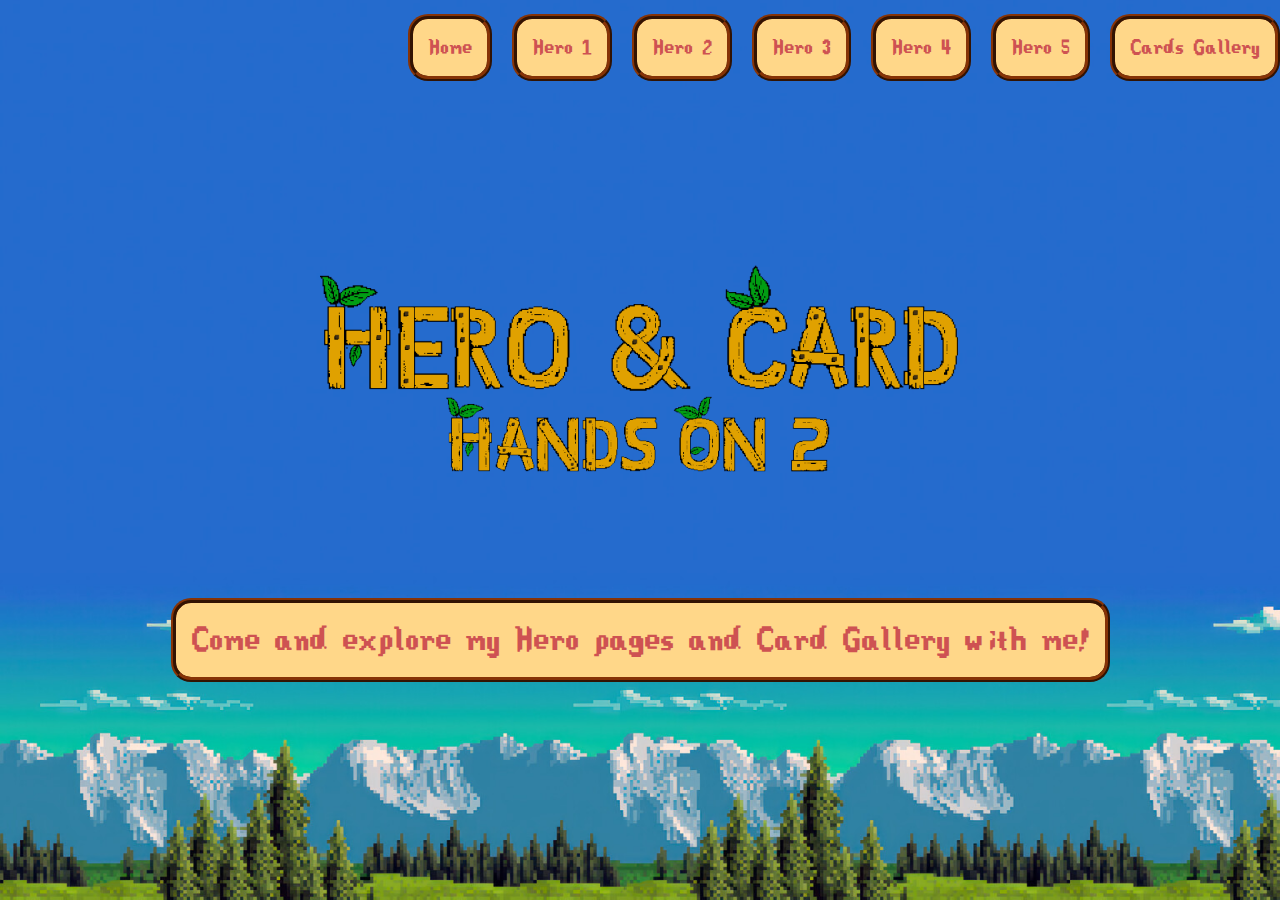
<file: index.html>
<!DOCTYPE html>
<html lang="en">
<head>
    <meta charset="UTF-8">
    <meta name="viewport" content="width=device-width, initial-scale=1.0">
    <title>Home Page</title>
    <link rel="stylesheet" href="./assets/css/style.css">
</head>
<body>
    <div class="navbar">
        <div class="nav-buttons">
            <a href="./index.html">Home</a> <!-- HOME URL  -->
            <a href="./pages/hero-1/index.html">Hero 1</a> <!-- HERO 1 - TREES -->
            <a href="./pages/hero-2/index.html">Hero 2</a> <!-- HERO 2 - STEAM TOP GAMES -->
            <a href="./pages/hero-3/index.html">Hero 3</a> <!-- HERO 3 - MENTAL HEALTH -->
            <a href="./pages/hero-4/index.html">Hero 4</a> <!-- HERO 4 - VALO -->
            <a href="./pages/hero-5/index.html">Hero 5</a> <!-- HERO 5 - CARS -->
            <a href="./pages/card-gallery/index.html">Cards Gallery</a> <!-- CARDS GALLERY -->
        </div>
    </div>
    <div class="hero">
        <img src="./assets/img/hero-and-card.png" alt="Hero and Card Image">
        <div class="explore">
            Come and explore my Hero pages and Card Gallery with me!
        </div>
    </div>
</body>
</html>
</file>
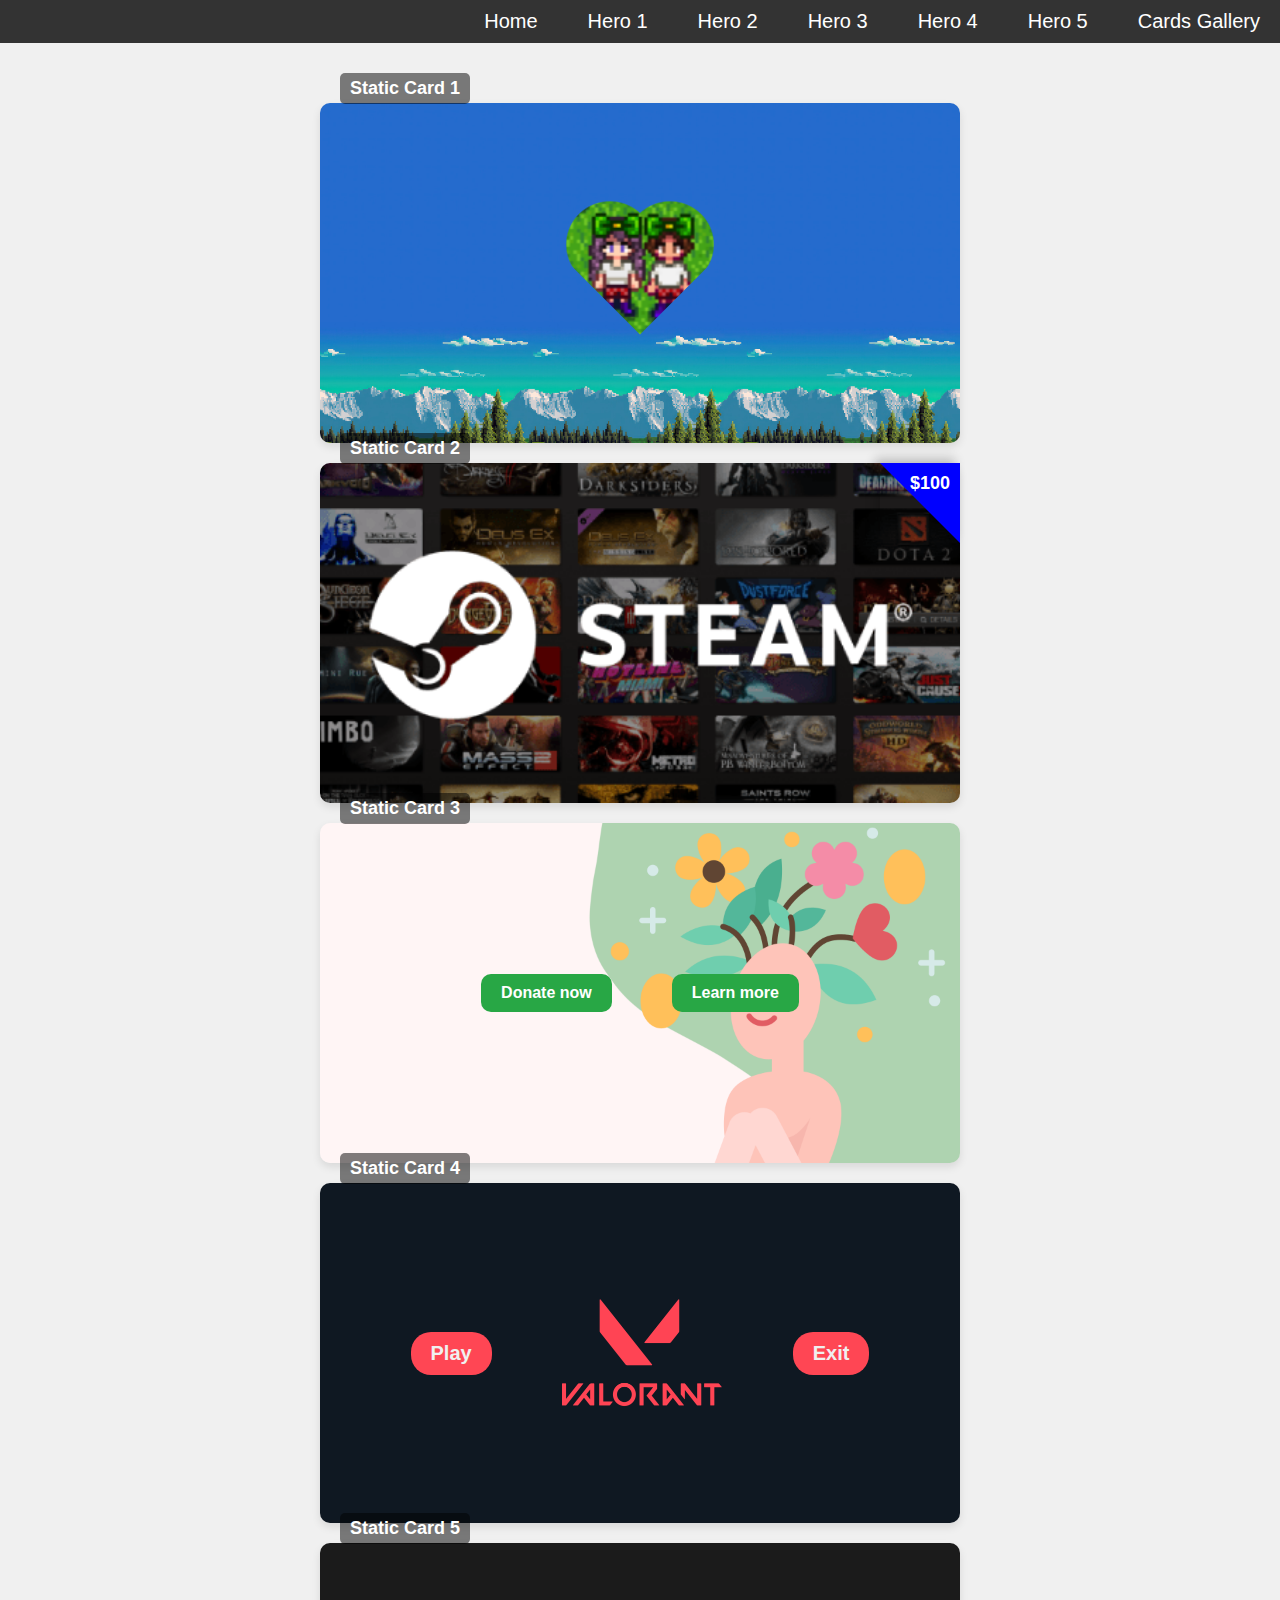
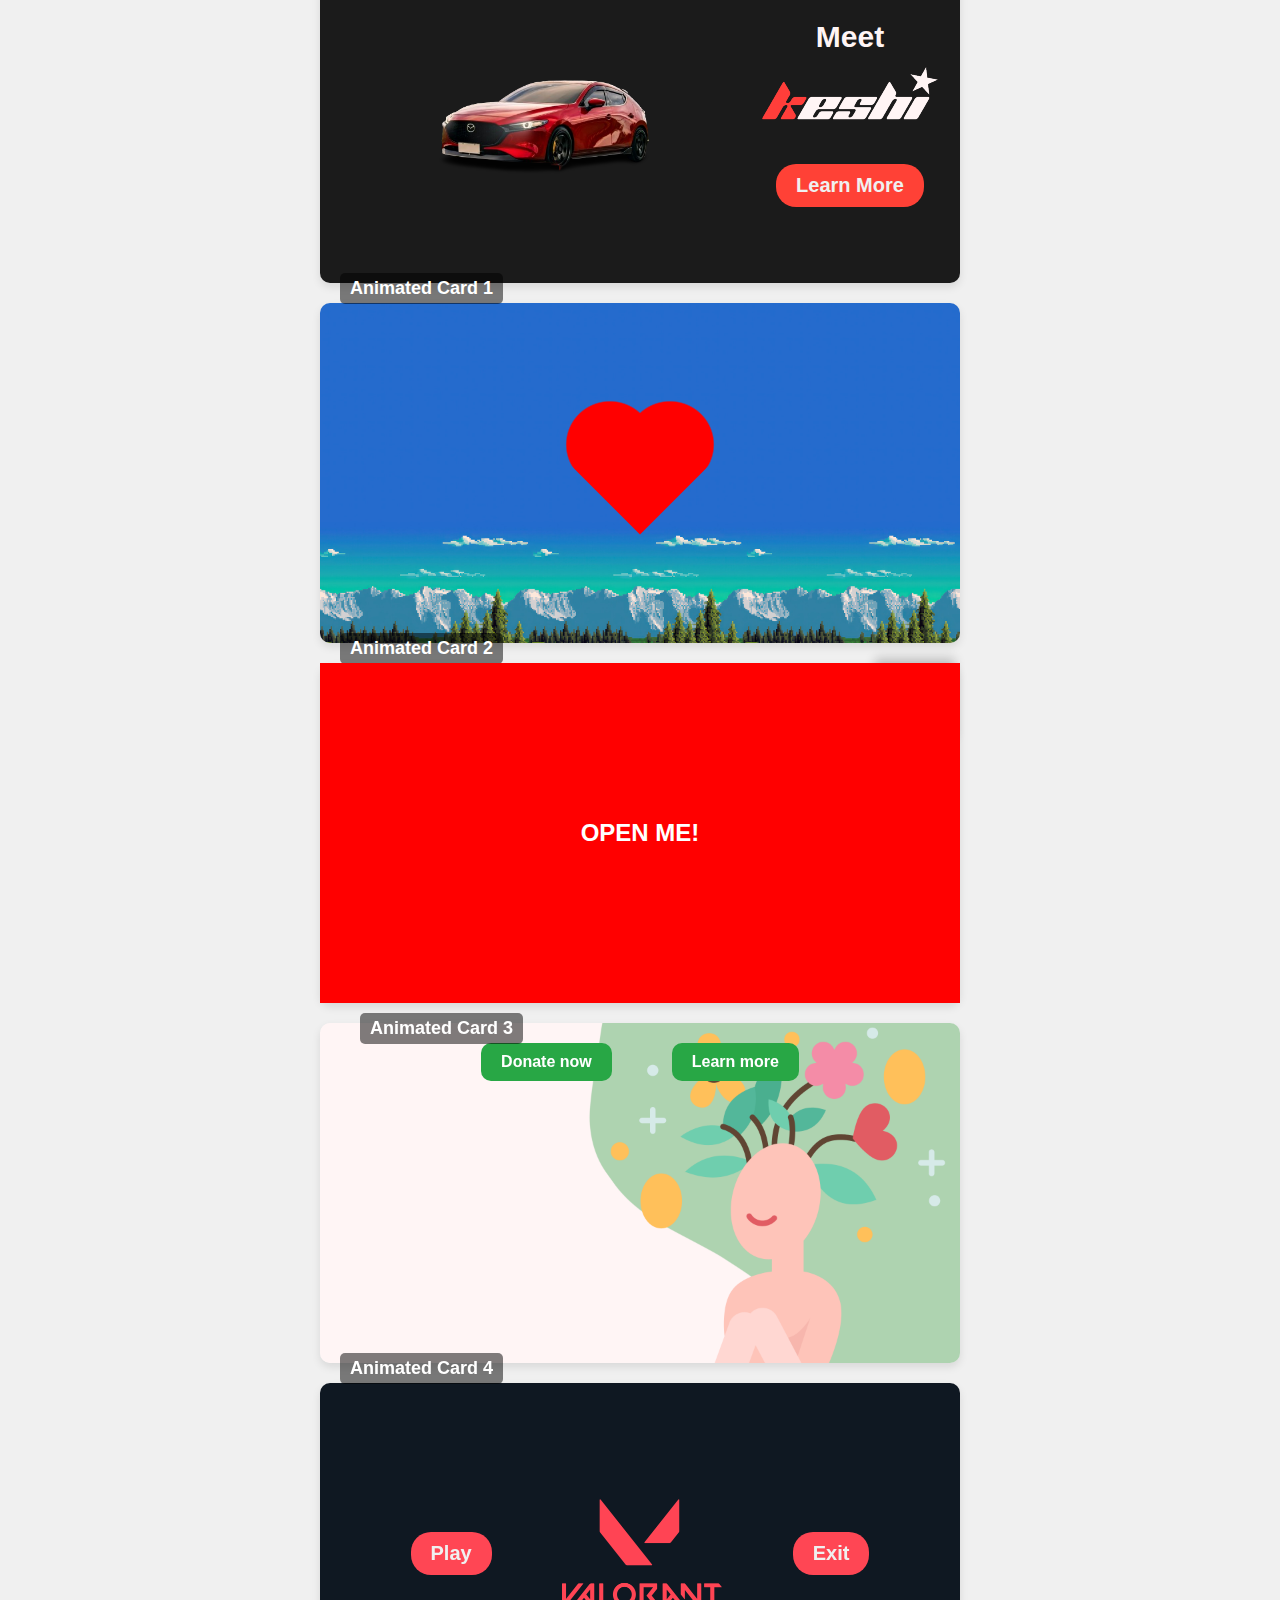
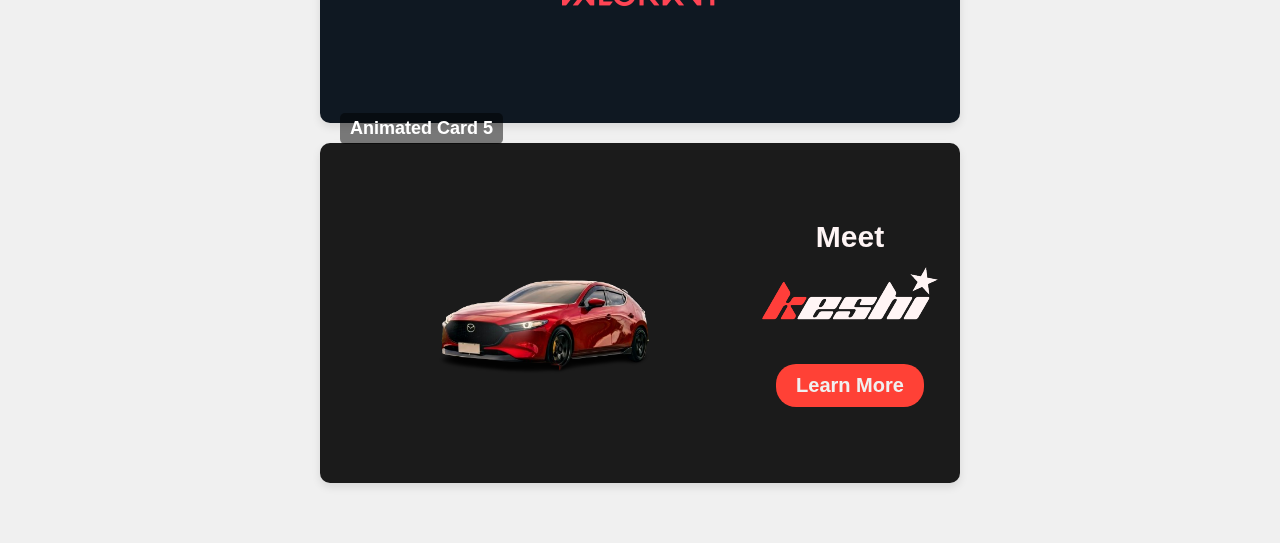
<file: pages/card-gallery/index.html>
<!DOCTYPE html>
<html lang="en">
<head>
    <meta charset="UTF-8">
    <meta name="viewport" content="width=device-width, initial-scale=1.0">
    <title>Card Gallery</title>
    <link rel="stylesheet" href="./assets/css/style.css">
</head>
<body>
    <header>
        <nav>
            <div><a href="../../index.html">Home</a></div> <!-- HOME URL  -->
            <div><a href="../hero-1/index.html">Hero 1</a></div> <!-- HERO 1 - TREES -->
            <div><a href="../hero-2/index.html">Hero 2</a></div> <!-- HERO 2 - STEAM TOP GAMES -->
            <div><a href="../hero-3/index.html">Hero 3</a></div> <!-- HERO 3 - MENTAL HEALTH -->
            <div><a href="../hero-4/index.html">Hero 4</a></div> <!-- HERO 4 - VALO -->
            <div><a href="../hero-5/index.html">Hero 5</a></div> <!-- HERO 5 - CARS -->
            <div><a href="../card-gallery/index.html">Cards Gallery</a></div> <!-- CARDS GALLERY -->
        </nav>
    </header>
    <div class="container">
        <div class="card card-background-1">
            <div class="card-title">Static Card 1</div>
            <div class="heart-static">
                <img src="./assets/img/domplex.PNG" alt="Heart Image">
            </div>
        </div>
        <div class="card card-background-2">
            <div class="card-title">Static Card 2</div>
            <div class="card-price-triangle"></div>
            <div class="card-price">$100</div>
        </div>
        <div class="card card-background-3">
            <div class="card-title">Static Card 3</div>
            <div class="card-buttons">
                <button>Donate now</button>
                <button>Learn more</button>
            </div>
        </div>
        <div class="card card-background-4">
            <div class="card-title">Static Card 4</div>
            <button class="button">Play</button>
            <img src="./assets/img/valorant-logo.png" alt="Valorant Logo">
            <button class="button">Exit</button>
        </div>
        <div class="card card-background-5">
            <div class="card-title">Static Card 5</div>
            <img src="./assets/img/keshi.png" alt="Keshi Image">
            <div class="text">
                <h1>Meet</h1>
                <img src="./assets/img/keshi-logo.png" alt="Keshi Logo">
                <button class="button">Learn More</button>
            </div>
        </div>
        
        <!-- Animated Cards -->
        <div class="card card-background-1 animated-card-1">
            <div class="card-title">Animated Card 1</div>
            <div class="heart">
                <img src="./assets/img/domplex.PNG" alt="Heart Image">
            </div>
        </div>
        <div class="card card-background-2 animated-card-2">
            <div class="card-title">Animated Card 2</div>
            <div class="gift-wrap">OPEN ME!</div>
            <div class="card-price-triangle"></div>
            <div class="card-price">$100</div>
        </div>
        <div class="card card-background-3 animated-card-3">
            <div class="flip-card">
                <div class="flip-card-front">
                    <div class="card-title">Animated Card 3</div>
                    <div class="card-buttons">
                        <button>Donate now</button>
                        <button>Learn more</button>
                    </div>
                </div>
                <div class="flip-card-back">
                    <div>You're broke :(</div>
                </div>
            </div>
        </div>
        <div class="card card-background-4 animated-card-4">
            <div class="card-title">Animated Card 4</div>
            <button class="button">Play</button>
            <img src="./assets/img/valorant-logo.png" alt="Valorant Logo">
            <button class="button">Exit</button>
        </div>
        <div class="card card-background-5 animated-card-5">
            <div class="card-title">Animated Card 5</div>
            <img class="keshi-img" src="./assets/img/keshi.png" alt="Keshi Image">
            <div class="arrow arrow-1"></div>
            <div class="arrow arrow-2"></div>
            <div class="info-box info-box-1">
                <strong>186</strong> Horsepower at 6,000 rpm
            </div>
            <div class="info-box info-box-2">
                <strong>2.5L</strong> SKYACTIV-G 4-cylinder Engine
            </div>
            <div class="text">
                <h1>Meet</h1>
                <img src="./assets/img/keshi-logo.png" alt="Keshi Logo">
                <button class="button learn-more-button">Learn More</button>
            </div>
        </div>
    </div>
</body>
</html>
</file>
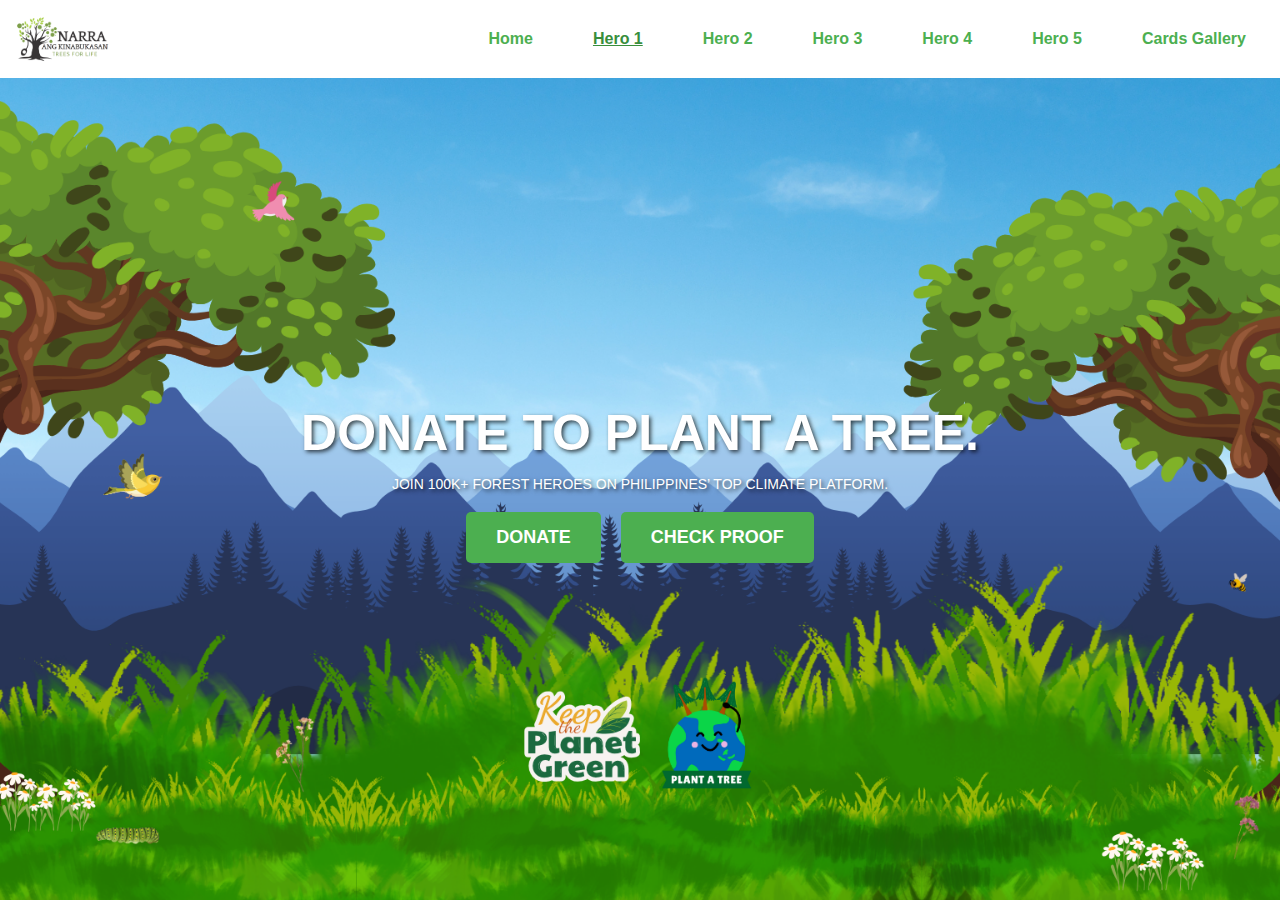
<file: pages/hero-1/index.html>
<!DOCTYPE html>
<html lang="en">
<head>
    <meta charset="UTF-8">
    <meta name="viewport" content="width=device-width, initial-scale=1.0">
    <title>Hero 1</title>
    <link rel="stylesheet" href="../hero-1/assets/css/style.css">
</head>
<body>
    <div class="navbar">
        <img src="./assets/img/logo.png" alt="Logo">
        <div class="nav-buttons">
            <a href="../../index.html">Home</a> <!-- HOME URL  -->
            <a href="../hero-1/index.html">Hero 1</a> <!-- HERO 1 - TREES -->
            <a href="../hero-2/index.html">Hero 2</a> <!-- HERO 2 - STEAM TOP GAMES -->
            <a href="../hero-3/index.html">Hero 3</a> <!-- HERO 3 - MENTAL HEALTH -->
            <a href="../hero-4/index.html">Hero 4</a> <!-- HERO 4 - VALO -->
            <a href="../hero-5/index.html">Hero 5</a> <!-- HERO 5 - CARS -->
            <a href="../card-gallery/index.html">Cards Gallery</a> <!-- CARDS GALLERY -->
        </div>
    </div>
    <div class="hero">
        <h1>DONATE TO PLANT A TREE.</h1>
        <p class="additional-text">JOIN 100K+ FOREST HEROES ON PHILIPPINES’ TOP CLIMATE PLATFORM.</p>
        <div class="hero-buttons">
            <button>DONATE</button>
            <button>CHECK PROOF</button>
        </div>
    </div>
</body>
</html>
</file>
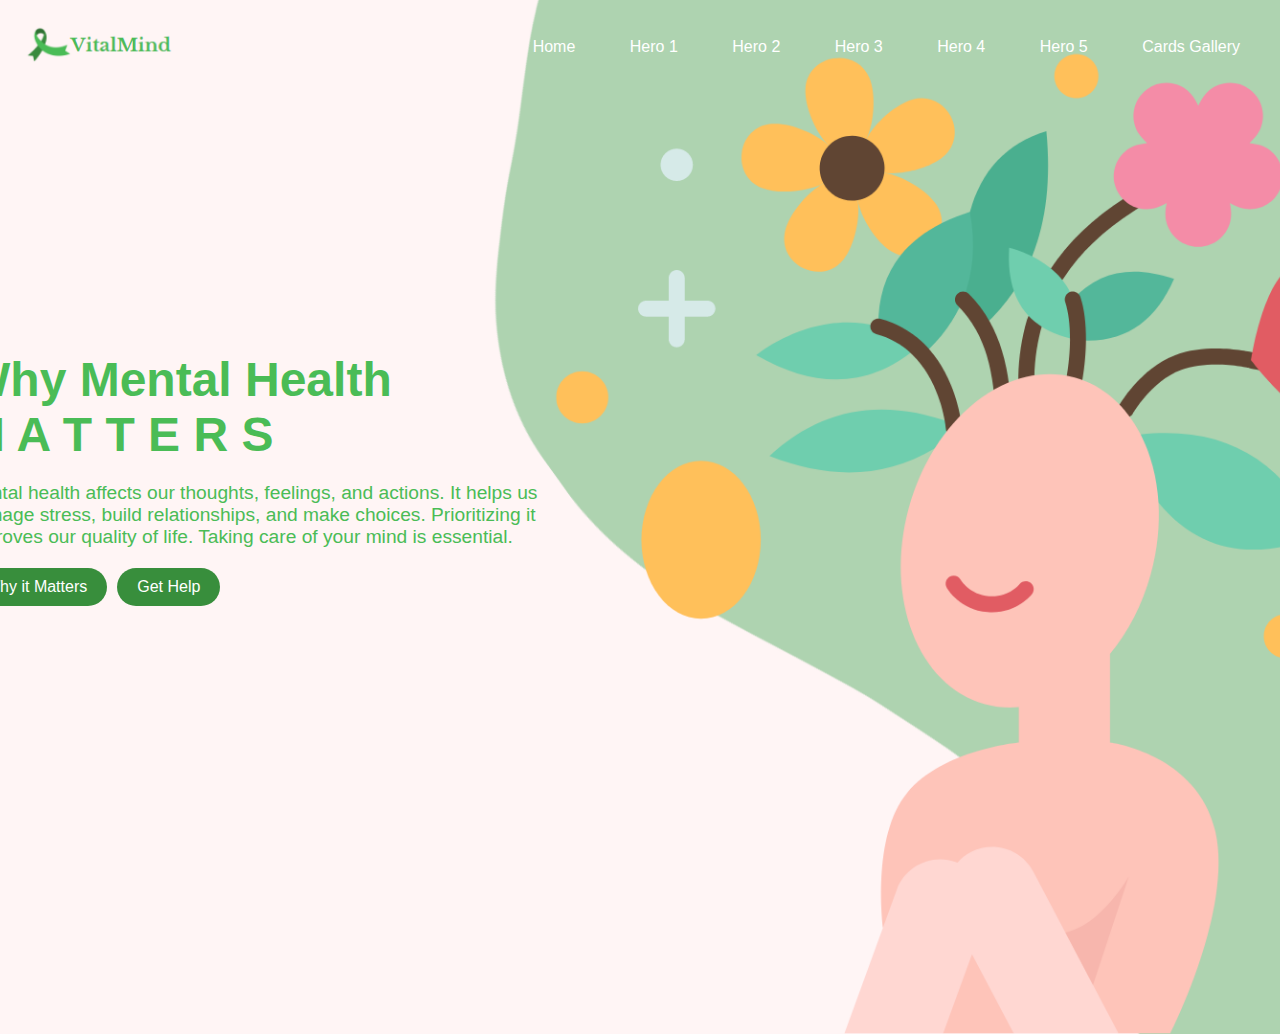
<file: pages/hero-3/index.html>
<!DOCTYPE html>
<html lang="en">
<head>
    <meta charset="UTF-8">
    <meta name="viewport" content="width=device-width, initial-scale=1.0">
    <title>Hero 3</title>
    <link rel="stylesheet" href="./assets/css/style.css"> <!-- Link to external CSS -->
</head>
<body>
    <!-- NAV BAR -->
    <nav class="navbar">
        <div class="logo">
            <img src="./assets/img/logo.png" alt="Logo">
        </div>
        <div class="nav-buttons">
            <a href="../../index.html">Home</a> <!-- HOME URL  -->
            <a href="../hero-1/index.html">Hero 1</a> <!-- HERO 1 - TREES -->
            <a href="../hero-2/index.html">Hero 2</a> <!-- HERO 2 - STEAM TOP GAMES -->
            <a href="../hero-3/index.html">Hero 3</a> <!-- HERO 3 - MENTAL HEALTH -->
            <a href="../hero-4/index.html">Hero 4</a> <!-- HERO 4 - VALO -->
            <a href="../hero-5/index.html">Hero 5</a> <!-- HERO 5 - CARS -->
            <a href="../card-gallery/index.html">Cards Gallery</a> <!-- CARDS GALLERY -->
        </div>
    </nav>

    <div class="hero">
        <div class="hero-content">
            <h1>Why Mental Health <br> M A T T E R S</h1>
            <p>Mental health affects our thoughts, feelings, and actions. It helps us manage stress, build relationships, and make choices. Prioritizing it improves our quality of life. Taking care of your mind is essential.</p>
            <div class="buttons">
                <button class="get-help">Why it Matters</button>
                <button class="hdiwjd">Get Help</button>
            </div>
        </div>
    </div>
</body>
</html>
</file>
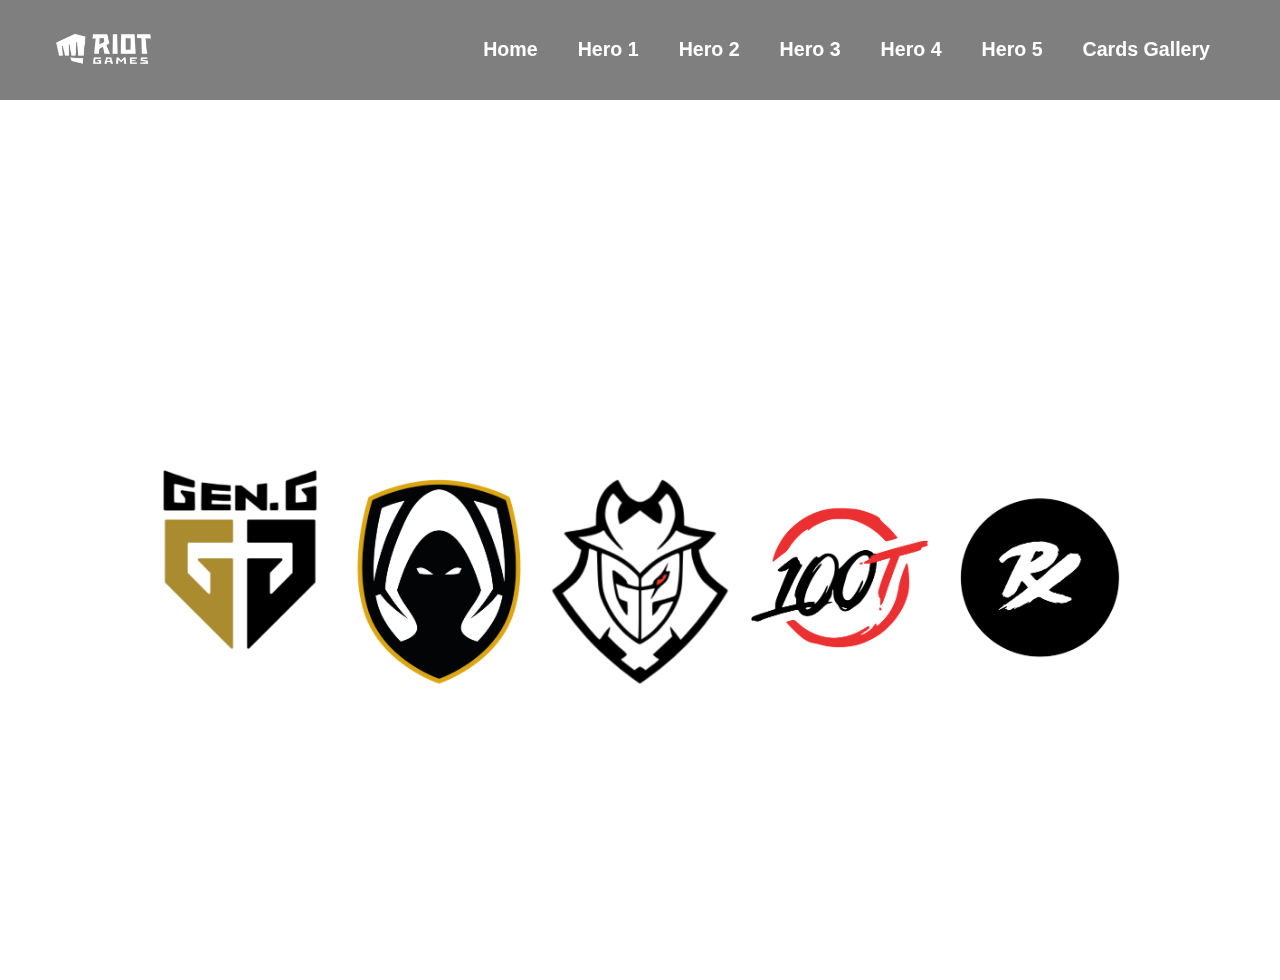
<file: pages/hero-4/index.html>
<!DOCTYPE html>
<html lang="en">
<head>
    <meta charset="UTF-8">
    <meta name="viewport" content="width=device-width, initial-scale=1.0">
    <title>Hero 4</title>
    <link rel="stylesheet" href="./assets/css/style.css"> <!-- Link to external CSS -->
</head>
<body>

<!-- Navigation Bar -->
<nav class="navbar">
    <div class="logo">
        <img src="./assets/img/logo.avif" alt="Riot Games Logo">
    </div>
    <div class="nav-buttons">
        <a href="../../index.html">Home</a> <!-- HOME URL  -->
        <a href="../hero-1/index.html">Hero 1</a> <!-- HERO 1 - TREES -->
        <a href="../hero-2/index.html">Hero 2</a> <!-- HERO 2 - STEAM TOP GAMES -->
        <a href="../hero-3/index.html">Hero 3</a> <!-- HERO 3 - MENTAL HEALTH -->
        <a href="../hero-4/index.html">Hero 4</a> <!-- HERO 4 - VALO -->
        <a href="../hero-5/index.html">Hero 5</a> <!-- HERO 5 - CARS -->
        <a href="../card-gallery/index.html">Cards Gallery</a> <!-- CARDS GALLERY -->
    </div>
</nav>

<!-- Hero Section -->
<section class="hero">
    <div class="hero-content">
        <h1>TOP TEAMS THIS MASTERS SHANGHAI 2024</h1>
        <p>Here are the top 5 teams in Master's Shanghai 2024.</p>
        <div class="image-row">
            <img src="./assets/img/GEN G.png" alt="GEN.G">
            <img src="./assets/img/TH.png" alt="Team Heretics">
            <img src="./assets/img/G2.png" alt="G2">
            <img src="./assets/img/100T.png" alt="100 Thieves">
            <img src="./assets/img/PRX.png" alt="Paper Rex">
        </div>
    </div>
</section>

</body>
</html>
</file>
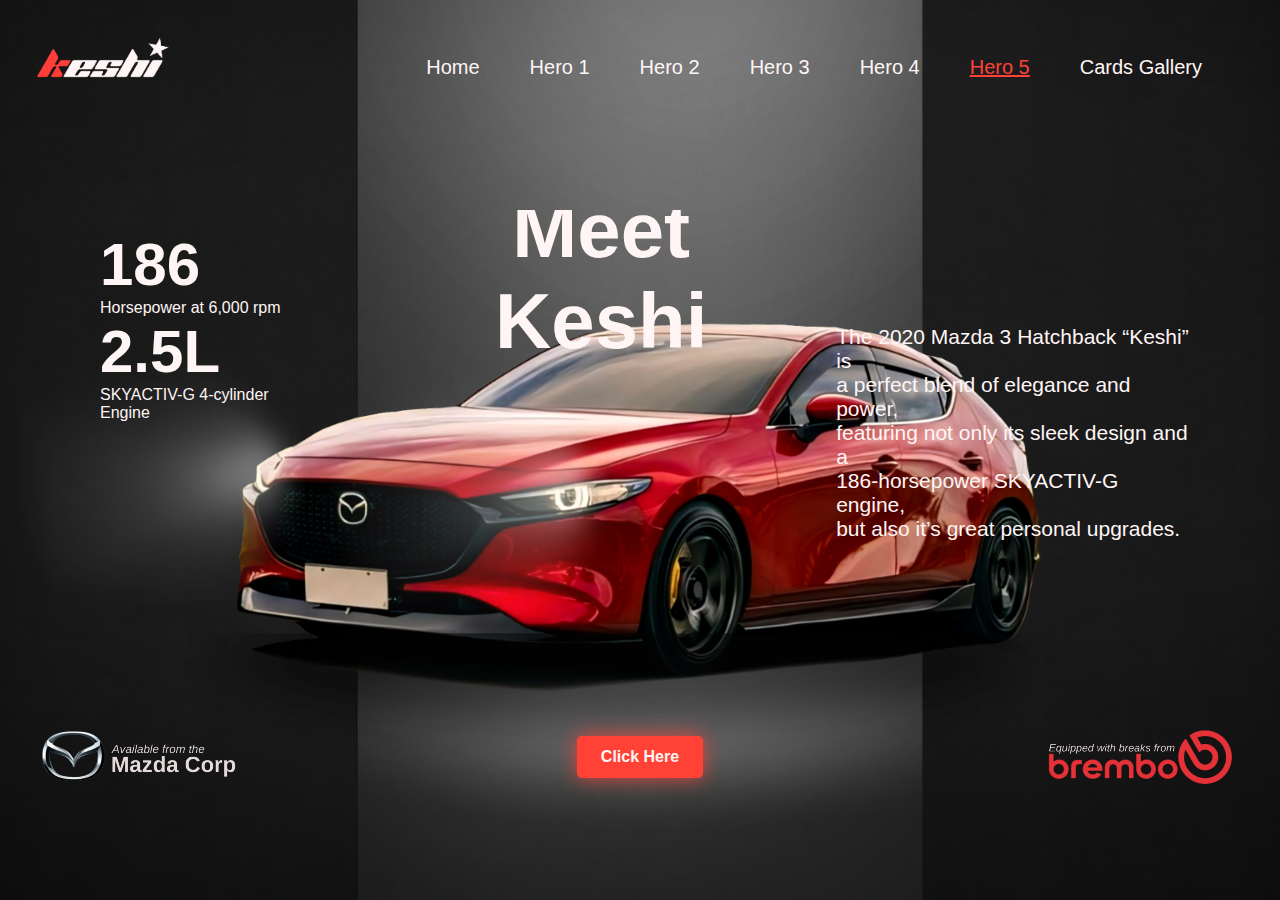
<file: pages/hero-5/index.html>
<!DOCTYPE html>
<html lang="en">
<head>
    <meta charset="UTF-8">
    <meta name="viewport" content="width=device-width, initial-scale=1.0">
    <title>Hero 5</title>
    <link rel="stylesheet" href="./assets/css/style.css">
</head>
<body>
    <!-- Background Container -->
    <div class="background-container">
        <!-- Navigation Bar -->
        <header>
            <div class="logo">
                <img src="./assets/img/keshi-logo.png" alt="Logo">
            </div>
            <nav>
                <ul class="nav-buttons">
                    <div><a href="../../index.html">Home</a></div> <!-- HOME URL  -->
                    <div><a href="../hero-1/index.html">Hero 1</a></div> <!-- HERO 1 - TREES -->
                    <div><a href="../hero-2/index.html">Hero 2</a></div> <!-- HERO 2 - STEAM TOP GAMES -->
                    <div><a href="../hero-3/index.html">Hero 3</a></div> <!-- HERO 3 - MENTAL HEALTH -->
                    <div><a href="../hero-4/index.html">Hero 4</a></div> <!-- HERO 4 - VALO -->
                    <div><a href="../hero-5/index.html">Hero 5</a></div> <!-- HERO 5 - CARS -->
                   <div><a href="../card-gallery/index.html">Cards Gallery</a></div> <!-- CARDS GALLERY -->
                </ul>
            </nav>
        </header>

        <!-- Hero Section -->
        <section class="hero">
            <!-- Upper 3 Divs -->
            <div class="upper-container">
                <div class="upper-left">
                    <div class="text-box">
                        <h1>186</h1>
                        <p>Horsepower at 6,000 rpm</p>
                    </div>
                    <div class="text-box">
                        <h1>2.5L</h1>
                        <p>SKYACTIV-G 4-cylinder Engine</p>
                    </div>
                </div>
                <div class="upper-middle">
                    <h1>Meet Keshi</h1>
                </div>
                <div class="upper-right">
                    <div class="text-box">
                        <p>The 2020 Mazda 3 Hatchback “Keshi” is<br>
                            a perfect blend of elegance and power,<br>
                            featuring not only its sleek design and a<br>
                            186-horsepower SKYACTIV-G engine,<br>
                            but also it’s great personal upgrades.</p>
                    </div>
                </div>
            </div>

            <!-- Lower 3 Divs -->
            <div class="lower-container">
                <div class="lower-left">
                    <img src="./assets/img/mazda-corp.png" alt="Resizable Image" class="resizable-image">
                </div>
                <div class="lower-middle">
                    <a href="#" class="red-button">Click Here</a>
                </div>
                <div class="lower-right">
                    <img src="./assets/img/brembo-logo.png" alt="Resizable Image" class="resizable-image">
                </div>
            </div>
        </section>
    </div>
</body>
</html>
</file>
<file: assets/css/style.css>
@font-face {
    font-family: myFont;
    src: url(../fonts/Stardew_Valley.ttf);
}

body, html {
    margin: 0;
    padding: 0;
    width: 100%;
    height: 100%;
    font-family: Arial, sans-serif;
    background-image: url(../img/background.jpg); /* Adjusted path */
    background-size: cover;
    background-position: center;
    background-attachment: fixed;
    overflow: hidden; /* Disable scrolling */
    display: flex;
    flex-direction: column;
    justify-content: center;
    align-items: center;
}

.navbar {
    display: flex;
    justify-content: flex-end; /* Align buttons to the right */
    align-items: center;
    padding: 14px;
    position: absolute;
    top: 0;
    width: 100%;
    background: none; /* Remove background */
}

.navbar .nav-buttons {
    display: flex;
    gap: 20px;
}

.navbar .nav-buttons a {
    border-style: ridge;
    border-width: 1.5mm;
    border-color: #863306;
    text-decoration: none;
    color: #CE5252;
    background-color: #FFD789;
    padding: 15px;
    border-radius: 20px;
    font-family: myFont;
    font-size: 25px;
    transition: background-color 0.3s, border 0.2s, color 0.2s;
}

.navbar .nav-buttons a:hover {
    background-color: #FF9933;
    color: #FFF3CC;
    cursor: pointer;
}

.hero {
    display: flex;
    flex-direction: column;
    align-items: center;
    justify-content: center;
    text-align: center;
    color: white;
    max-width: 100%; /* Ensure hero content fits within the viewport */
}

.hero img {
    max-width: 50%;
    height: auto;
}

.hero .explore {
    border-style: ridge;
    border-width: 1.5mm;
    border-color: #863306;
    color: #CE5252;
    background-color: #FFD789;
    padding: 15px;
    border-radius: 20px;
    font-family: myFont;
    margin-top: 20px;
    font-size: 40px;
    max-width: 80%;
    box-sizing: border-box; /* Ensure padding and borders are included in the element's total width and height */
}
</file>
<file: pages/card-gallery/assets/css/style.css>
body {
    display: flex;
    flex-direction: column;
    align-items: center;
    margin: 0;
    background-color: #f0f0f0;
    font-family: Arial, sans-serif;
}
header {
    width: 100%;
    background-color: #333;
    padding: 10px 0;
}
nav {
    display: flex;
    justify-content: flex-end; /* Move navigation to the right side */
    gap: 50px;
    margin-right: 20px; /* Add some margin to the right */
}
nav a {
    color: white;
    text-decoration: none;
    font-size: 20px;
}
nav a:hover {
    text-decoration: underline;
}
.container {
    display: flex;
    flex-direction: column;
    justify-content: center;
    align-items: center;
    gap: 20px;
    padding-top: 60px; /* Add space between navigation bar and cards */
    padding-bottom: 60px; /* Add space at the bottom */
}
.card {
    position: relative;
    width: 600px;
    height: 300px;
    padding: 20px;
    box-shadow: 0 4px 8px rgba(0, 0, 0, 0.1);
    border-radius: 10px; /* Rounded corners for cards */
    display: flex;
    justify-content: center;
    align-items: center;
    background-color: white; /* For blank cards */
    perspective: 1000px; /* Needed for 3D flip effect */
}
.card-title {
    position: absolute;
    top: -30px;
    left: 20px;
    font-size: 18px;
    font-weight: bold;
    color: white;
    background-color: rgba(0, 0, 0, 0.5);
    padding: 5px 10px;
    border-radius: 5px;
}
.card-price {
    position: absolute;
    top: 10px;
    right: 10px;
    font-size: 18px;
    font-weight: bold;
    color: white;
}
.card-price-triangle {
    position: absolute;
    top: 0;
    right: 0;
    width: 0;
    height: 0;
    border-top: 80px solid blue;
    border-left: 80px solid transparent;
    box-shadow: -5px -5px 10px rgba(0, 0, 0, 0.2); /* Add shadow effect */
}
.heart-static {
    position: relative;
    width: 150px;
    height: 150px;
    overflow: hidden;
    background-color: red; /* Initial background color */
    mask: 
        radial-gradient(at 70% 31%, #000 29%, #0000 30%),
        radial-gradient(at 30% 31%, #000 29%, #0000 30%),
        linear-gradient(#000 0 0) bottom/100% 50% no-repeat;
    clip-path: polygon(-41% 0, 50% 91%, 141% 0);
}
.heart-static img {
    width: 100%;
    height: 100%;
    object-fit: cover;
    display: block; /* Show the image */
}
.heart {
    position: relative;
    width: 150px;
    height: 150px;
    overflow: hidden;
    background-color: red; /* Initial background color */
    transition: background-color 0.5s; /* Smooth transition */
    mask: 
        radial-gradient(at 70% 31%, #000 29%, #0000 30%),
        radial-gradient(at 30% 31%, #000 29%, #0000 30%),
        linear-gradient(#000 0 0) bottom/100% 50% no-repeat;
    clip-path: polygon(-41% 0, 50% 91%, 141% 0);
}
.heart img {
    width: 100%;
    height: 100%;
    object-fit: cover;
    display: block; /* Show the image */
    opacity: 0; /* Hide the image initially */
    transition: opacity 0.5s; /* Smooth transition */
}
.heart:hover {
    background-color: transparent; /* Make background transparent on hover */
}
.heart:hover img {
    opacity: 1; /* Show the image on hover */
}
.card-background-1 {
    background: url(../img/background1.jpg) no-repeat center center;
    background-size: cover;
}
.card-background-2 {
    background: url(../img/steam.png) no-repeat center center;
    background-size: cover;
}
.card-background-3 {
    background: url(../img/background2.png) no-repeat center center;
    background-size: cover;
}
.card-background-4 {
    background-color: #0F1822; /* Set background color for Static Card 4 */
    display: flex;
    justify-content: space-evenly;
    align-items: center;
    padding: 20px;
}
.card-background-4 img {
    max-width: 160px; /* Adjust the size as needed */
}
.card-background-4 .button {
    padding: 10px 20px;
    font-size: 20px;
    font-weight: bold;
    color: #F0F0F0;
    background-color: #FF4654;
    border: none;
    border-radius: 20px;
    cursor: pointer;
}
.card-background-5 {
    background-color: #1B1B1B; /* Set background color for Static Card 5 */
    display: flex;
    justify-content: space-between;
    align-items: center;
    padding: 20px;
    color: #FFF5F5; /* Font color for text */
}
.card-background-5 img {
    max-width: 410px; /* Adjust the size as needed */
}
.card-background-5 .text {
    display: flex;
    flex-direction: column;
    align-items: center;
}
.card-background-5 .text h1 {
    margin: 0;
    font-size: 30px;
}
.card-background-5 .button {
    margin-top: 10px;
    padding: 10px 20px;
    font-size: 20px;
    font-weight: bold;
    color: #F0F0F0;
    background-color: #FF4136;
    border: none;
    border-radius: 20px;
    cursor: pointer;
}
.card-buttons {
    display: flex;
    justify-content: center; /* Center the buttons */
    gap: 60px; /* Add gap between buttons */
}
.card-buttons button {
    padding: 10px 20px;
    font-size: 16px;
    font-weight: bold;
    color: white;
    background-color: #28a745; /* Make both buttons green */
    border: none;
    border-radius: 10px; /* Rounded corners for buttons */
    cursor: pointer;
}
.animated-card-1 {
    transition: box-shadow 0.5s;
}
.animated-card-1:hover {
    box-shadow: 0 0 30px rgba(255, 105, 180, 1); /* Higher intensity romantic pink shadow on hover */
}
.animated-card-2 .gift-wrap {
    position: absolute;
    top: 0;
    left: 0;
    width: 100%;
    height: 100%;
    background-color: red;
    display: flex;
    justify-content: center;
    align-items: center;
    color: white;
    font-size: 24px;
    font-weight: bold;
    z-index: 1;
    transition: transform 0.5s;
}
.animated-card-2:hover .gift-wrap {
    transform: translateY(-100%);
}
.flip-card {
    position: relative;
    width: 100%;
    height: 100%;
    transition: transform 0.6s;
    transform-style: preserve-3d;
}
.animated-card-3:hover .flip-card {
    transform: rotateY(180deg);
}
.flip-card-front, .flip-card-back {
    position: absolute;
    width: 100%;
    height: 100%;
    backface-visibility: hidden;
    border-radius: 10px; /* Ensure both sides have rounded corners */
}
.flip-card-back {
    background-color: #f8f8f8; /* Background color for the back of the card */
    transform: rotateY(180deg);
    display: flex;
    justify-content: center;
    align-items: center;
    font-size: 24px; /* Increased font size */
    color: #333; /* Text color */
    font-weight: bold;
}
.animated-card-4 {
    transition: box-shadow 0.5s;
}
.animated-card-4:hover {
    box-shadow: 0 0 40px rgba(255, 0, 0, 1); /* More intense red glowing effect */
}
.animated-card-4 .button {
    transition: box-shadow 0.5s;
}
.animated-card-4 .button:hover {
    box-shadow: 0 0 40px rgba(255, 0, 0, 1); /* More intense red glowing effect */
}
.animated-card-5 .keshi-img {
    transition: transform 0.5s;
}
.animated-card-5:hover .keshi-img {
    transform: scale(1.2);
}
.animated-card-5 .arrow {
    position: absolute;
    width: 200px; /* Extend arrows outside the card */
    height: 2px;
    background-color: white;
}
.animated-card-5 .arrow-1 {
    top: 30%;
    left: -200px; /* Position arrows outside the card */
    transform: rotate(45deg);
    transition: opacity 0.5s, transform 0.5s;
    opacity: 0;
}
.animated-card-5 .arrow-2 {
    top: 70%;
    left: -200px; /* Position arrows outside the card */
    transform: rotate(-45deg);
    transition: opacity 0.5s, transform 0.5s;
    opacity: 0;
}
.animated-card-5:hover .arrow-1,
.animated-card-5:hover .arrow-2 {
    opacity: 1;
    transform: scale(1.2);
}
.animated-card-5 .info-box {
    position: absolute;
    background-color: #131313; /* Background color for text boxes */
    color: #FFF5F5; /* Font color for text boxes */
    padding: 10px;
    border-radius: 5px;
    box-shadow: 0 4px 8px rgba(0, 0, 0, 0.1);
    transition: opacity 0.5s, transform 0.5s;
    opacity: 0;
}
.animated-card-5 .info-box-1 {
    top: 20%;
    left: -220px; /* Position outside the card */
    white-space: nowrap; /* Prevent text wrapping */
}
.animated-card-5 .info-box-2 {
    top: 70%;
    left: -220px; /* Position outside the card */
    white-space: nowrap; /* Prevent text wrapping */
}
.animated-card-5:hover .info-box-1,
.animated-card-5:hover .info-box-2 {
    opacity: 1;
    transform: scale(1.1);
}
.learn-more-button {
    transition: box-shadow 0.5s;
}
.learn-more-button:hover {
    box-shadow: 0 0 40px rgba(255, 0, 0, 1); /* More intense red glowing effect */
}
</file>
<file: pages/hero-1/assets/css/style.css>
body, html {
    margin: 0;
    padding: 0;
    width: 100%;
    height: 100%;
    font-family: Arial, sans-serif;
    background-image: url(../img/background.png); /* BG IMG */
    background-size: cover;
    background-position: center;
}
.navbar {
    display: flex;
    justify-content: space-between;
    align-items: center;
    padding: 14px;
    background-color: white; /* Color of Nav Bar */
}
.navbar img {
    height: 50px;
    margin-right: auto; /* Move the logo to the left */
}
.navbar .nav-buttons {
    display: flex;
    gap: 20px;
}
.navbar .nav-buttons a {
    padding: 10px 20px;
    border: none;
    color: #4CAF50; /* Initial text color */
    font-size: 16px;
    text-decoration: none;
    display: inline-block;
    cursor: pointer;
    border-radius: 5px;
    transition: color 0.3s; /* Transition for color change */
    font-weight: bold;
    font-family: 'Segoe UI', Tahoma, Geneva, Verdana, sans-serif; /* Pretty font */
}
.navbar .nav-buttons a:hover {
    color: #388E3C; /* Text color changes on hover */
}
.navbar .nav-buttons a:nth-child(2) {
    text-decoration: underline; /* Underline for Hero 1 button */
    color: #388E3C; /* Color for Hero 1 button */
}
.hero {
    display: flex;
    flex-direction: column;
    align-items: center;
    justify-content: center;
    height: calc(100vh - 90px);
    text-align: center;
    color: white;
    text-shadow: 2px 2px 4px rgba(0, 0, 0, 0.7);
}
.hero h1 {
    font-size: 50px;
    font-weight: bold;
    margin: 0;
}
.hero .additional-text {
    margin-bottom: 20px;
    font-size: 14px;
}
.hero .hero-buttons {
    display: flex;
    gap: 20px;
}
.hero .hero-buttons button {
    padding: 15px 30px;
    border: none;
    background-color: #4CAF50;
    color: white;
    font-size: 18px;
    cursor: pointer;
    border-radius: 5px;
    transition: background-color 0.3s;
    font-weight: bold;
    font-family: 'Segoe UI', Tahoma, Geneva, Verdana, sans-serif; /* Pretty font */
}
.hero .hero-buttons button:hover {
    background-color: #388E3C; /* Green yung buttons if u hovered. */
}
</file>
<file: pages/hero-3/assets/css/style.css>
body {
    font-family: Arial, sans-serif;
    margin: 0;
    padding: 0;
    box-sizing: border-box;
    background-image: url(../img/background.png); /* BACKGROUND IMAGE */
    background-repeat: no-repeat;
    background-position: center center;
    background-size: cover;
    color: #2E7032;
    overflow: hidden; /* overflow hidden to prevent scrolling */
}

.navbar {
    display: flex;
    justify-content: space-between;
    align-items: center;
    padding: 20px;
    position: relative;
    z-index: 1;
    background-color: transparent;
}

.navbar .logo img {
    height: 50px;
    margin-left: auto;
}

.navbar .nav-buttons {
    margin-left: auto;
    margin-right: 20px;
}

.navbar .nav-buttons a {
    color: white;
    text-decoration: none;
    margin-left: 50px;
}

.navbar .nav-buttons a.active {
    color: #2E7032; /* color for active link */
}

.navbar .nav-buttons a:hover {
    color: #2E7032; /* hover color */
}

.hero {
    display: flex;
    align-items: center;
    justify-content: center;
    min-height: 100vh;
    background-color: transparent; /* transparent hero section */
    position: relative;
    z-index: 0; /* so that hero section is behind navbar */
    padding: 20px;
}

/* HERO CONTENT */
.hero-content {
    max-width: 600px;
    text-align: left;
    margin-left: -750px;
    margin-top: -170px;
}

/* COLOR FOR MENTAL HEALTH */
.hero-content h1:first-child {
    color: #4ABC56;
    font-size: 3em;
    margin: 0;
}

/* COLOR FOR M A T T E R S*/
.hero-content h1:last-child {
    color: #2E7032;
    font-size: 3em;
    margin: 0;
}

/* COLOR FOR PARAGRAPH TEXT */
.hero-content p {
    color: #4ABC56;
    margin: 20px 0;
    font-size: 1.2em;
}

.hero-content .buttons {
    display: flex;
}

/* HERO BUTTONS */
.hero-content .buttons button {
    padding: 10px 20px;
    margin-right: 10px;
    border: none;
    font-size: 1em;
    cursor: pointer;
    color: white;
    border-radius: 20px;
}

.hero-content .buttons .get-help {
    background-color: #388E3C;
}

.hero-content .buttons .hdiwjd {
    background-color: #388E3C;
}

.hero-content .buttons button:hover {
    color: #2E7032; /* Change text color on hover */
}
</file>
<file: pages/hero-4/assets/css/style.css>
html, body {
    margin: 0;
    padding: 0;
    height: 100%;
    font-family: Arial, sans-serif;
    font-size: 14px;
    overflow: hidden;
    background-color: #111;
    background: url(https://media.giphy.com/media/9lHsP26ijVJwylXsff/giphy.gif) center/cover no-repeat;
}

.navbar {
    background-color: rgba(0, 0, 0, 0.5);
    color: #fff;
    display: flex;
    justify-content: space-between;
    align-items: center;
    padding: 15px 50px; /* Increased padding top and bottom */
    max-width: 100%;
    position: fixed;
    width: 100%;
    z-index: 1;
    height: 70px; /* Adjusted height */
}

.logo img {
    height: 40px;
}

.nav-buttons {
    display: flex;
    align-items: center;
    margin-right: 100px; /* Adjusted margin for spacing */
}

.nav-buttons div {
    margin-left: 10px; /* Adjusted margin between buttons */
}

.nav-buttons a {
    text-decoration: none;
    color: #fff;
    font-weight: bold;
    transition: color 0.3s ease;
    font-size: 1.4rem;
    padding: 20px;
    line-height: 1.4; /* Adjusted line height */
}

.nav-buttons a:hover {
    color: #4ABC56; /* Change color to green on hover */
}

.nav-buttons a.active {
    color: #388E3C;
    text-decoration: underline;
}

.hero {
    padding-top: 80px;
    height: 100vh;
    display: flex;
    justify-content: center;
    align-items: center;
    text-align: center;
    color: #fff;
    position: relative;
    z-index: 0;
}

.hero-content {
    max-width: 800px;
}

.hero-content h1 {
    font-size: 2.5rem;
    margin-bottom: 20px;
}

.hero-content p {
    font-size: 1.5rem;
    margin-bottom: 30px;
}

.image-row {
    display: flex;
    justify-content: center;
    margin-bottom: 20px;
}

.image-row img {
    width: 180px;
    height: auto;
    margin: 0 10px;
}
</file>
<file: pages/hero-5/assets/css/style.css>
body {
    font-family: Montserrat, sans-serif;
    color: #FFF5F5;
    background-color: #111;
    margin: 0;
    padding: 0;
    display: flex;
    flex-direction: column;
    min-height: 100vh;
    overflow: hidden;
}

.background-container {
    position: relative;
    overflow: hidden;
    background-image: url(../img/keshi-BG5.png);
    background-size: cover;
    background-position: center;
    min-height: 100vh; /* Ensure the container fills the entire viewport height */
    display: flex;
    flex-direction: column;
}

header {
    position: relative;
    z-index: 2;
    display: flex;
    justify-content: space-between;
    align-items: center;
    padding: 28px;
    background-color: transparent;
}

.logo img {
    max-width: 150px;
    height: auto;
}

nav ul {
    display: flex;
    list-style-type: none;
    margin: 0;
    padding: 0;
}

nav ul div {
    margin-right: 50px;
}

nav ul div a {
    text-decoration: none;
    color: #FFF5F5;
    font-size: 20px;
}

nav ul div:nth-child(6) a {
    color: #FF4136;
    text-decoration: underline;
}

nav ul div a:hover {
    color: #FF4136;
}

.hero {
    position: relative;
    z-index: 1;
    display: flex;
    flex-direction: column;
    justify-content: center;
    align-items: center;
    text-align: center;
    flex: 1; /* Allow the hero section to take up remaining space */
}

.upper-container {
    display: flex;
    justify-content: space-between;
    width: 100%;
    padding: 20px;
    box-sizing: border-box;
}

.upper-left, .upper-middle, .upper-right, .lower-left, .lower-middle, .lower-right {
    padding: 20px;
    text-align: center;
    overflow: hidden;
    position: relative;
    margin: 0;
}

.upper-left {
    display: flex;
    flex-direction: column;
    align-items: flex-start;
    margin-bottom: 80px;
    margin-left: 30px;
}

.upper-left .text-box {
    text-align: left;
}

.upper-left .text-box h1 {
    font-size: 60px;
    margin: 0;
    margin-left: 30px;
}

.upper-left .text-box p {
    margin: 0;
    margin-left: 30px;
}

.upper-right .text-box p {
    text-align: left;
    margin-top: 95px;
    margin-right: 50px;
    font-size: 21px;
}

.upper-middle h1 {
    font-family: Montserrat, sans-serif;
    font-size: 78px;
    margin-top: -45px;
    margin-left: 55px;
}

.lower-container {
    display: flex;
    justify-content: space-between;
    width: 100%;
    padding: 20px;
    box-sizing: border-box;
}

.lower-left, .lower-middle, .lower-right {
    padding: 20px;
    text-align: center;
    overflow: hidden;
    position: relative;
    margin: 0;
}

.lower-left img, .lower-right img {
    max-width: 100%;
    height: auto;
    display: block;
    margin: 0 auto;
    margin-top: 64px;
}

.lower-middle .red-button {
    background-color: #FF4136;
    color: #FFF5F5;
    padding: 12px 24px;
    border-radius: 5px;
    text-decoration: none;
    display: inline-block;
    font-weight: bold;
    margin-top: 94px;
    box-shadow: 0 0 20px rgba(255, 65, 54, 0.8);
}
</file>
